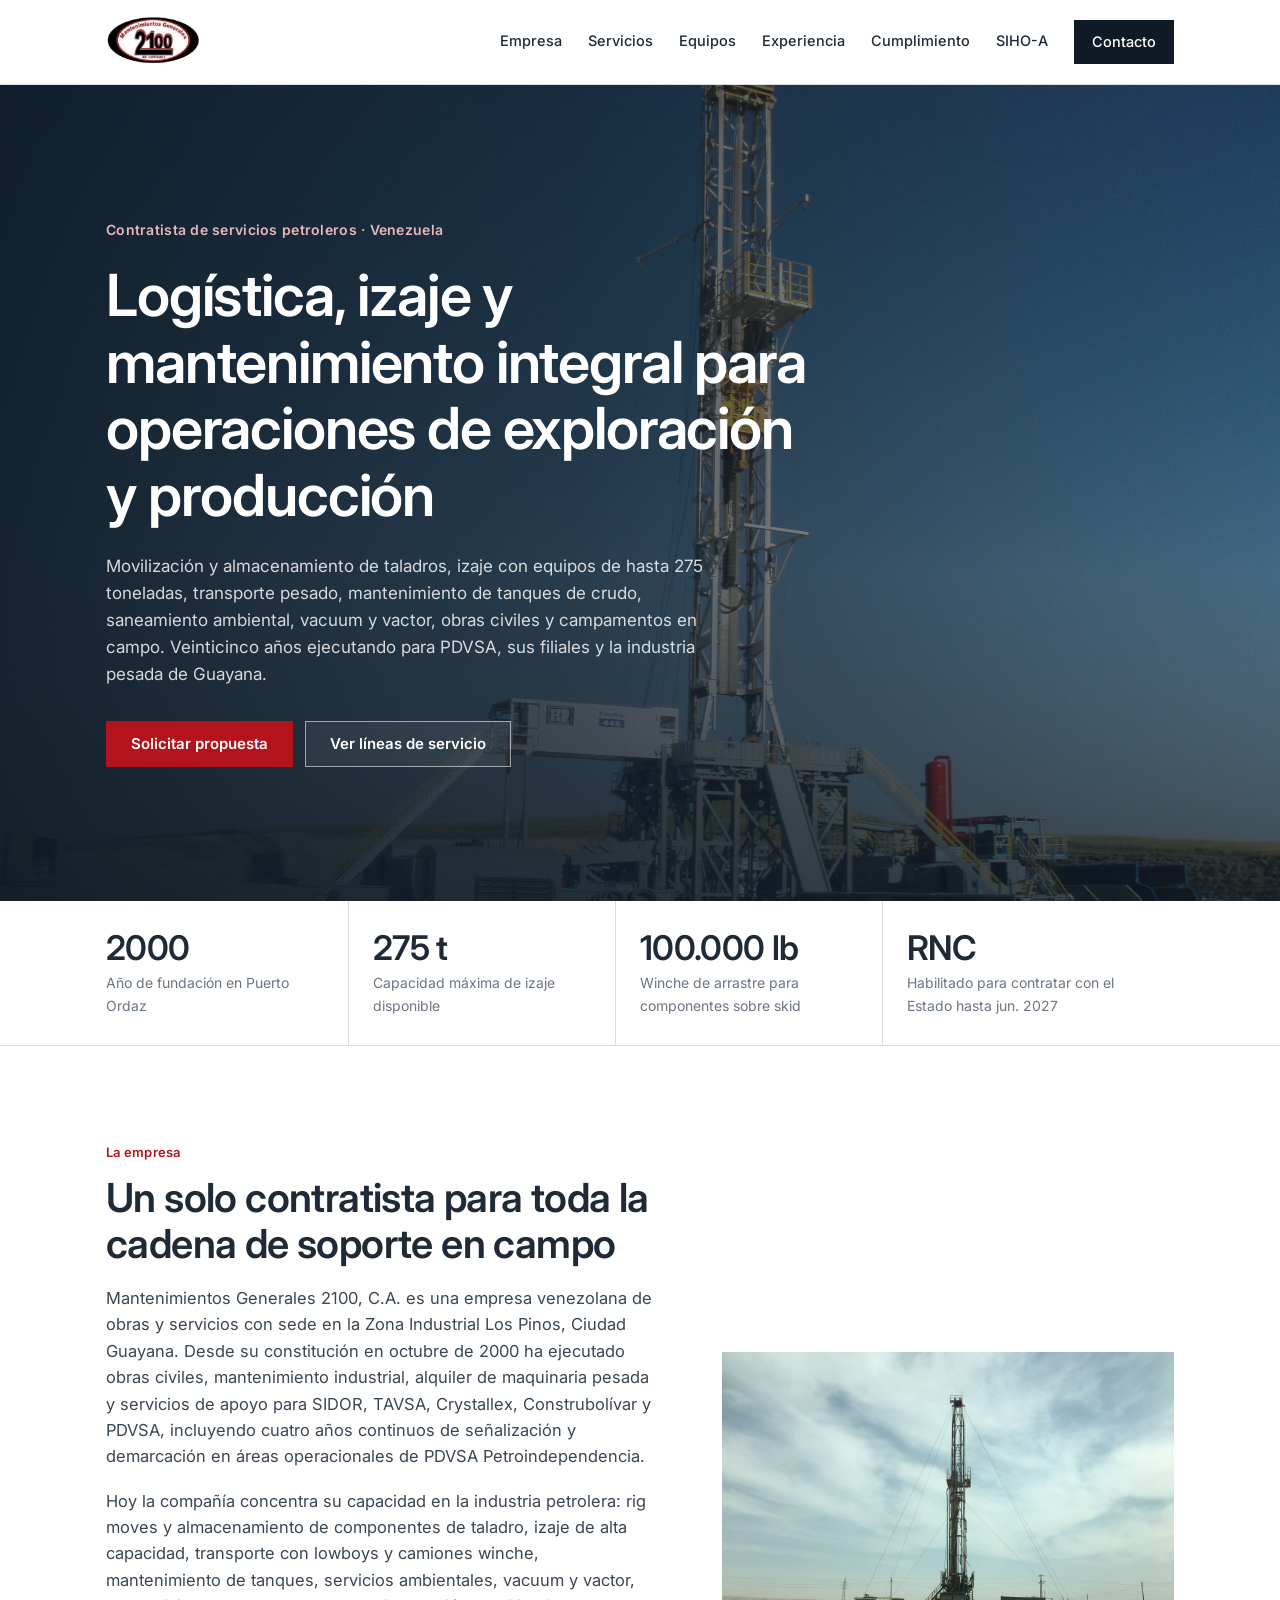
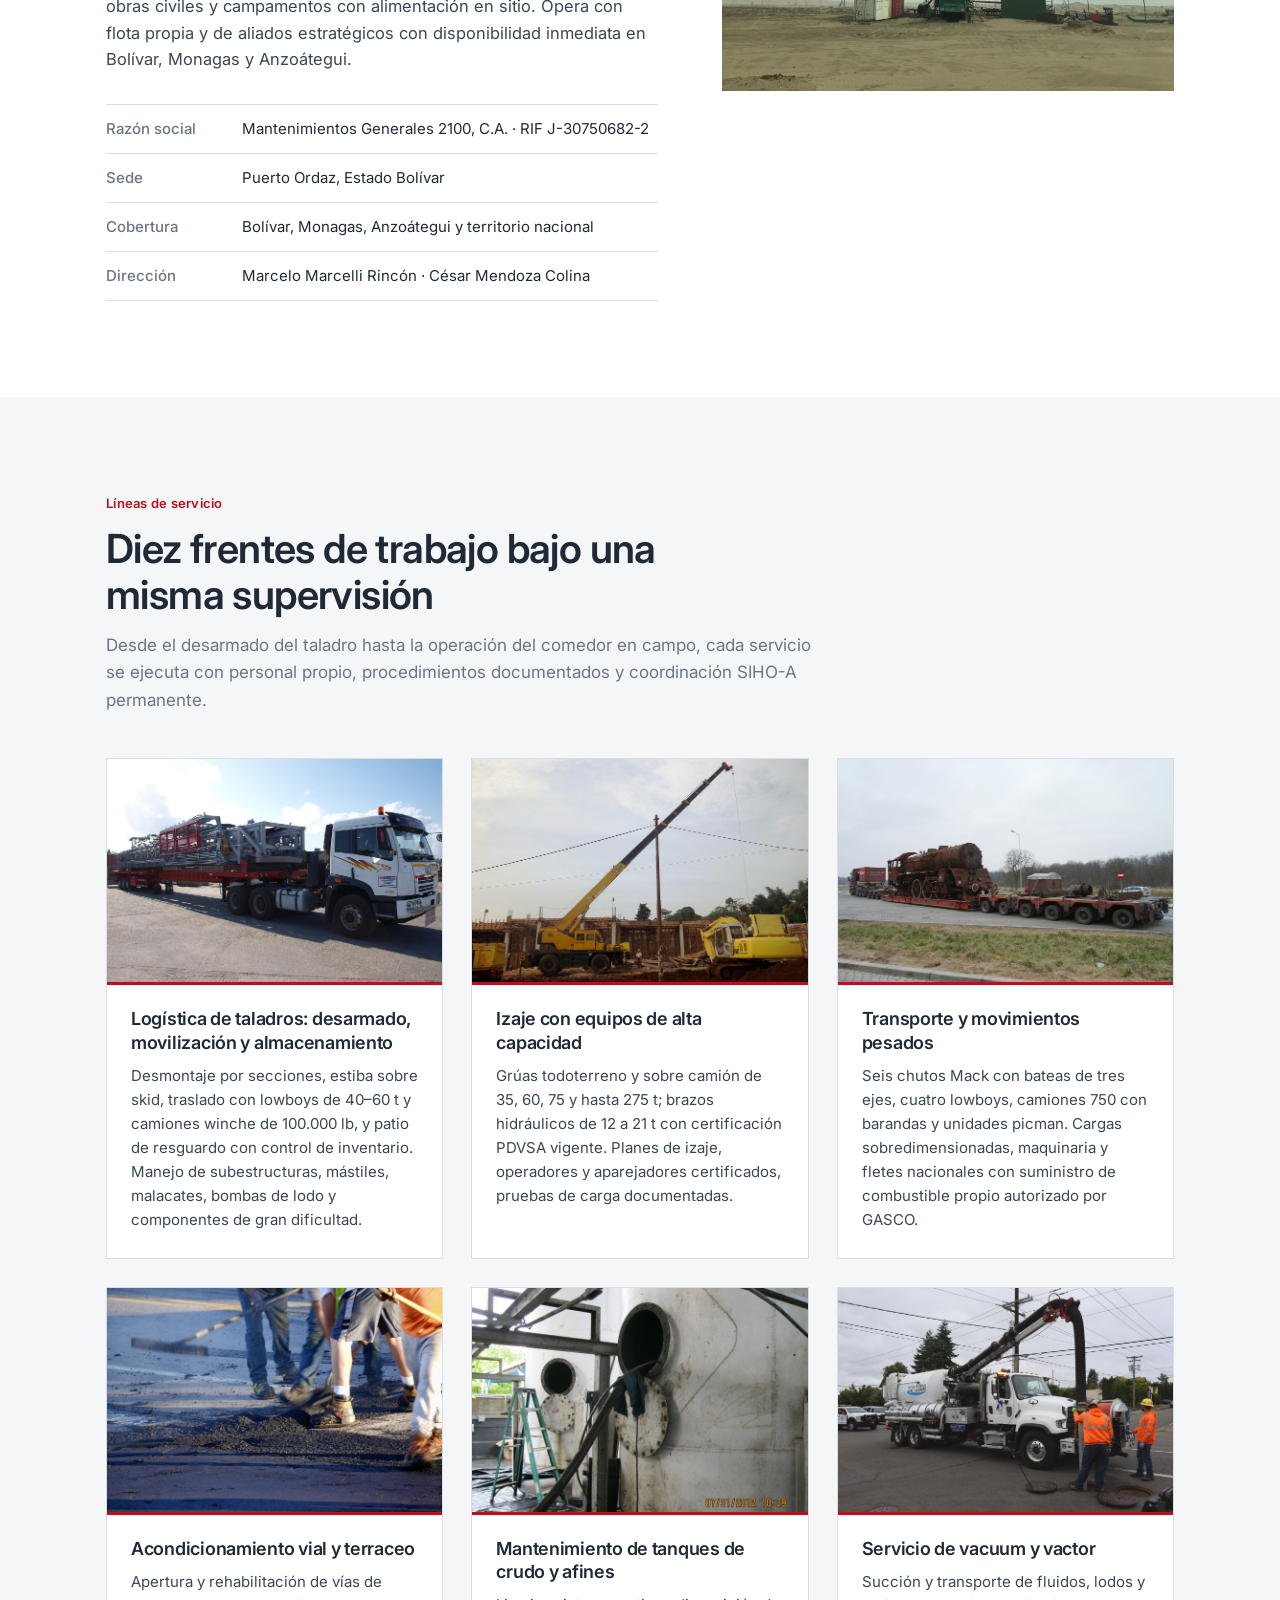
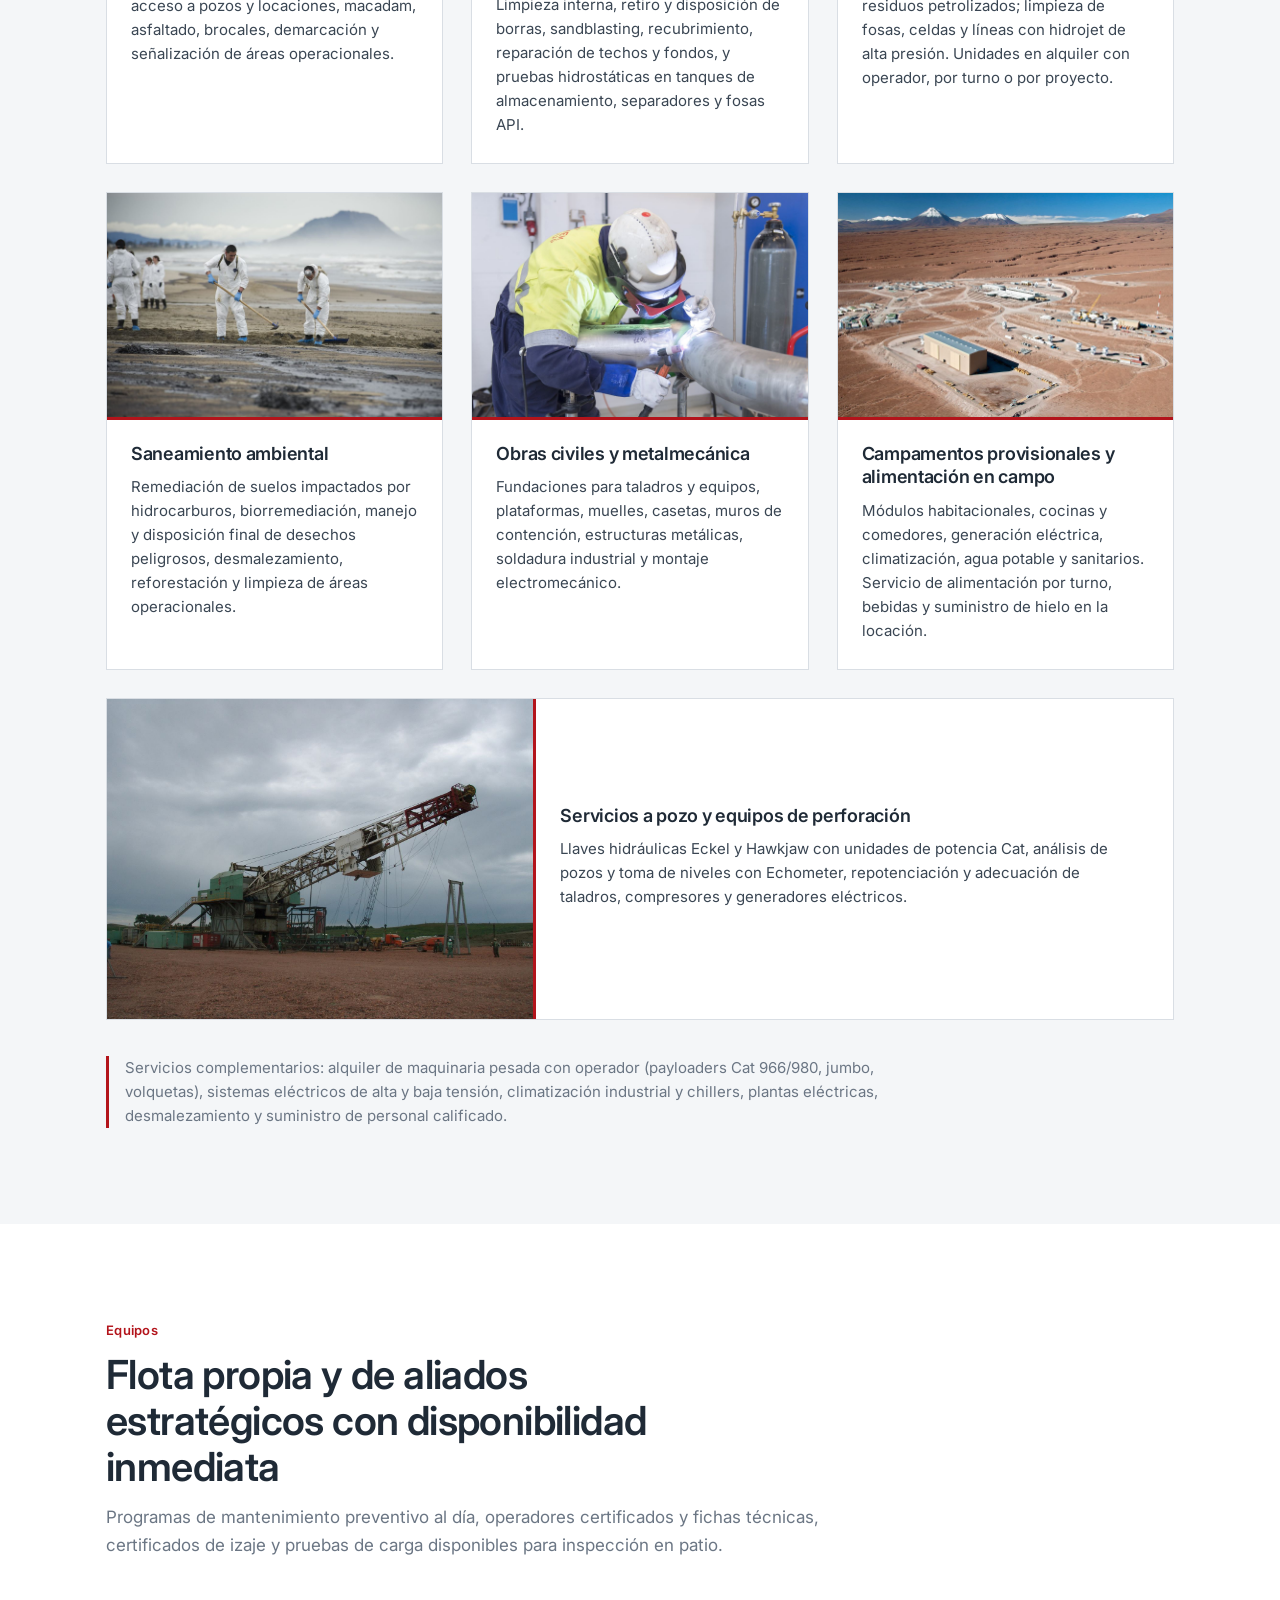
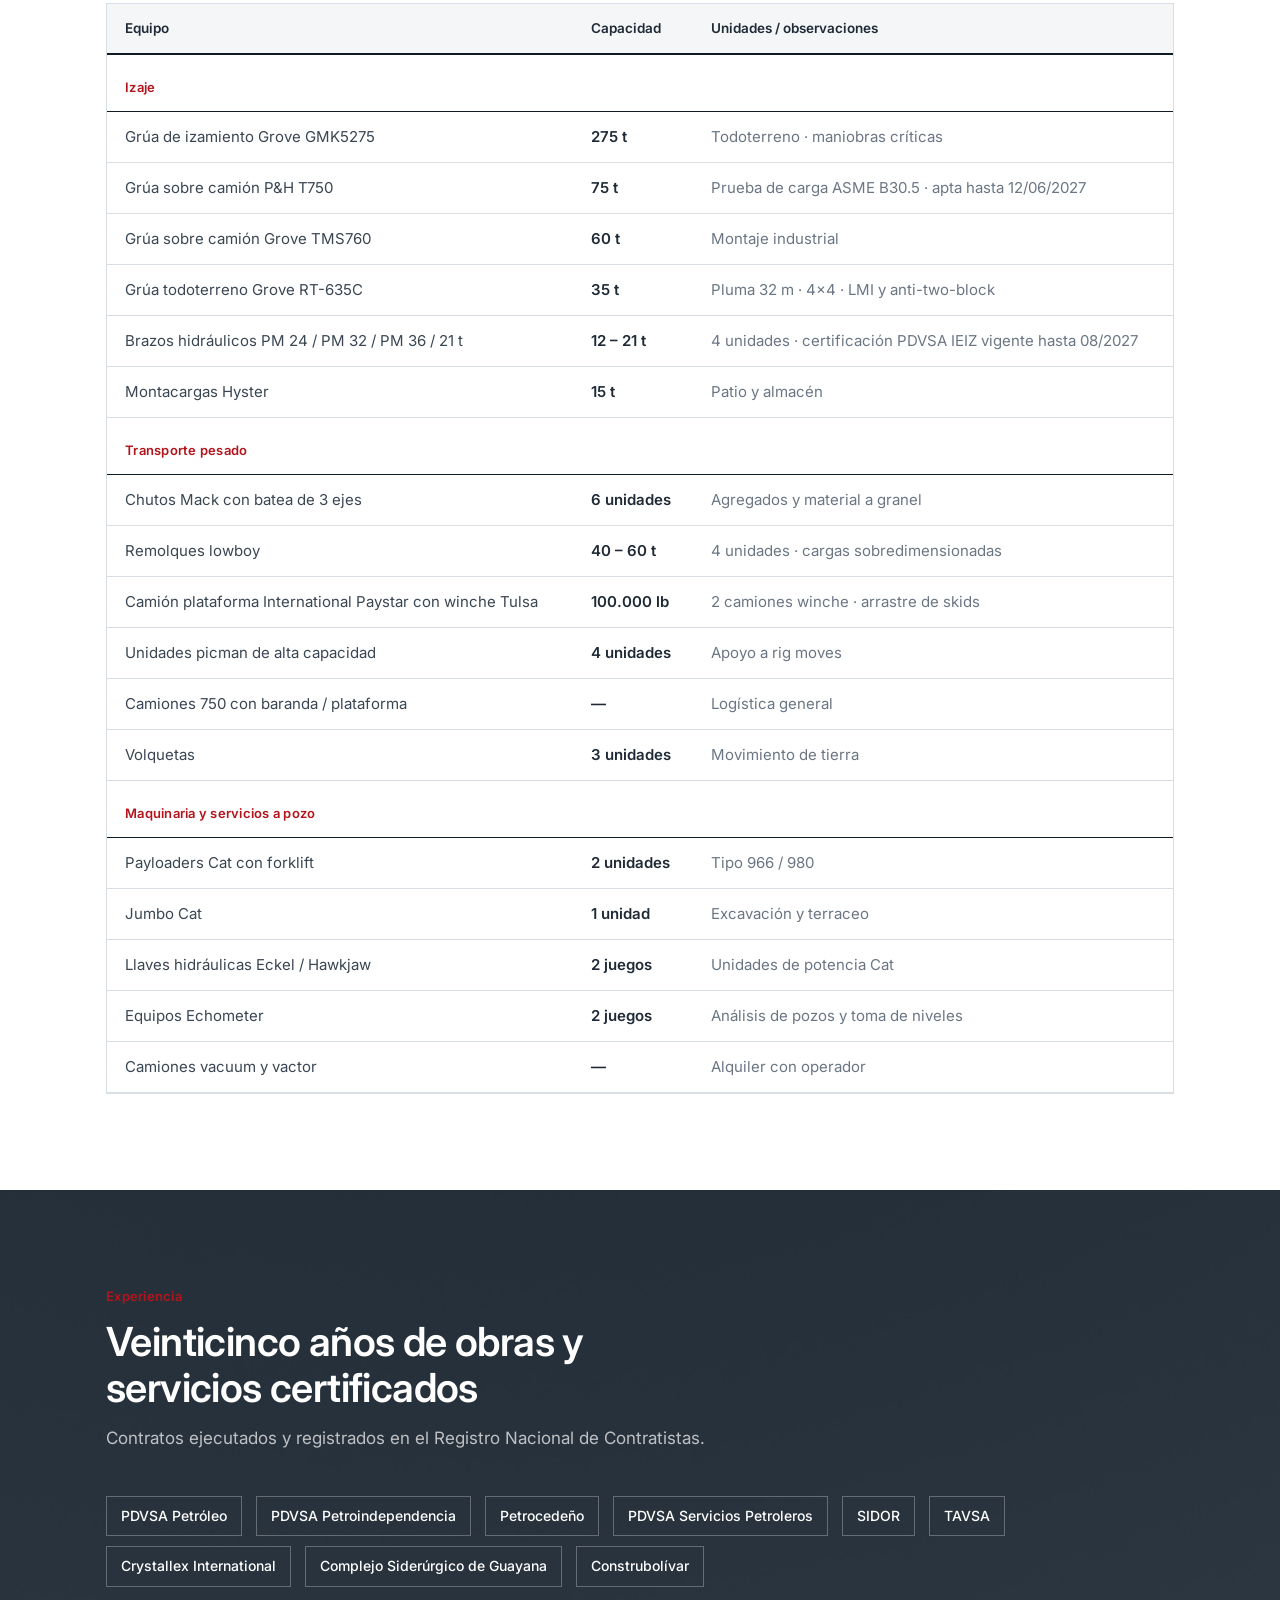
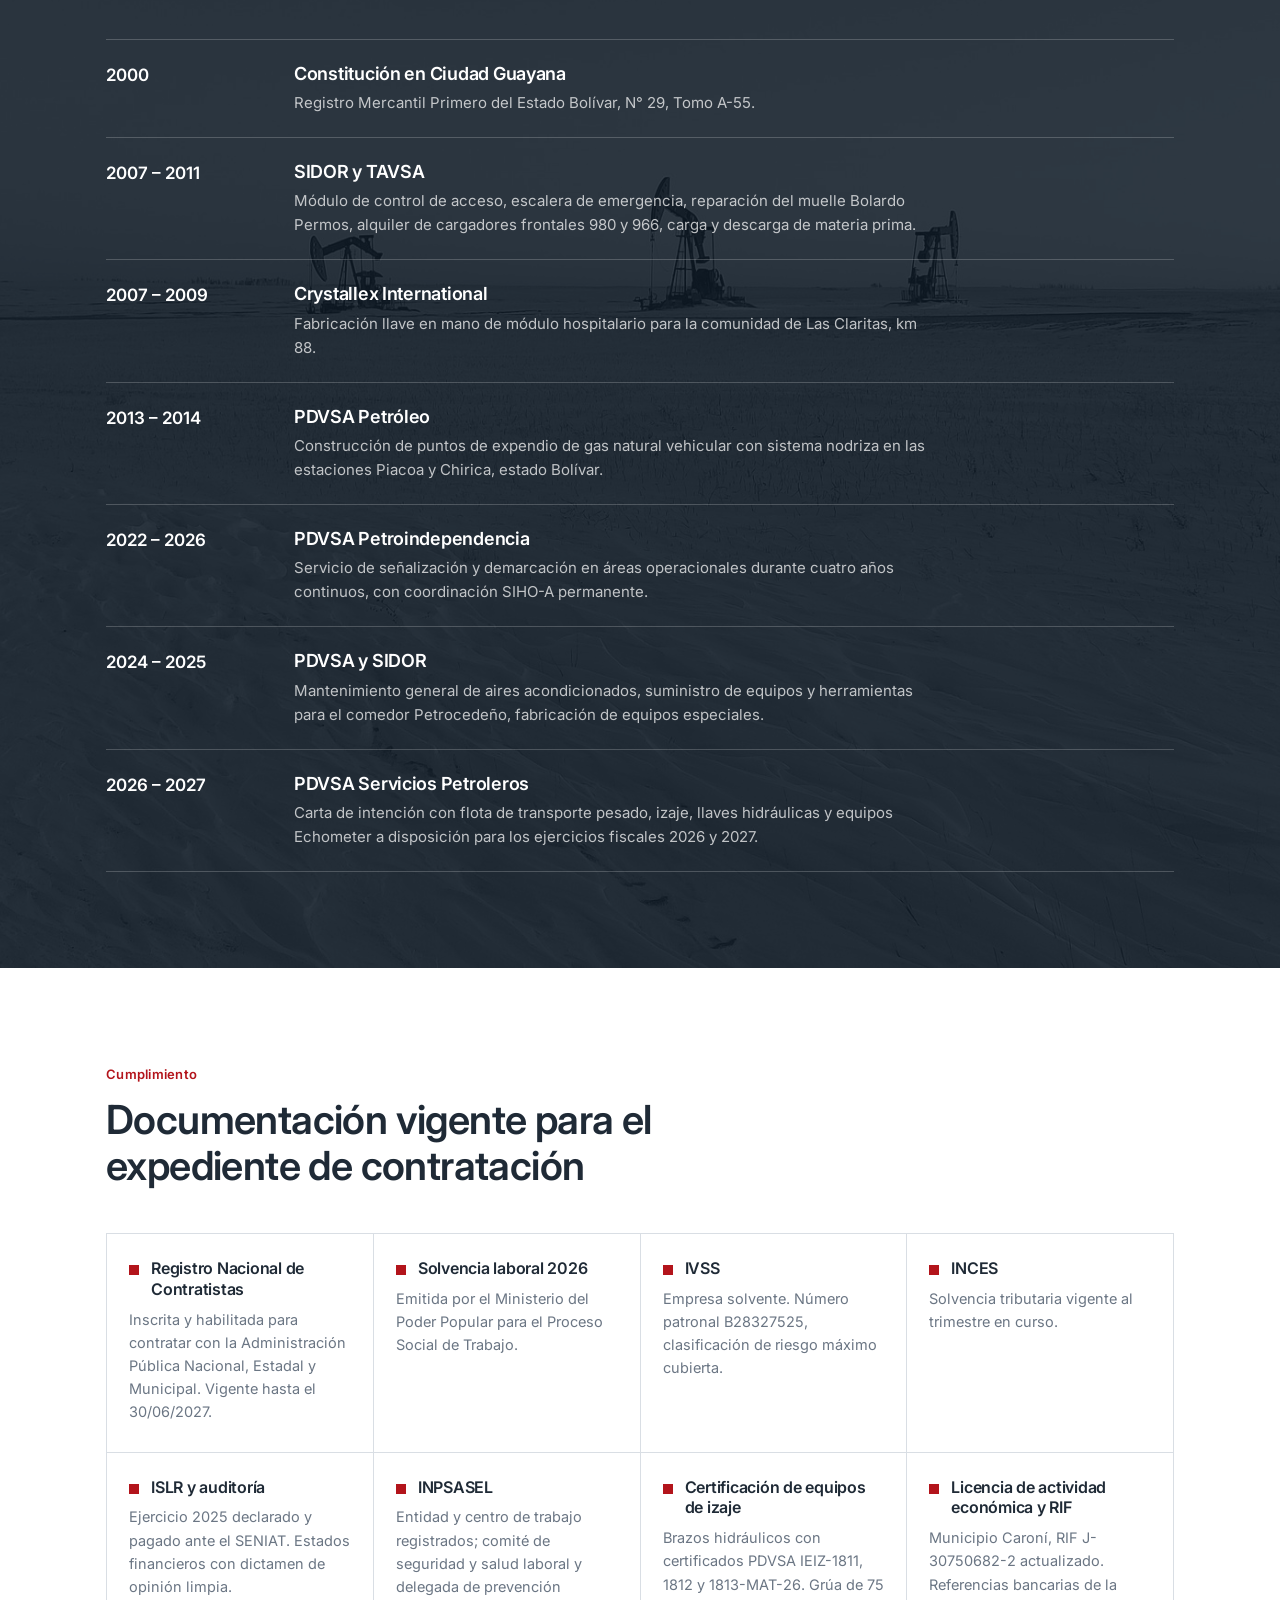
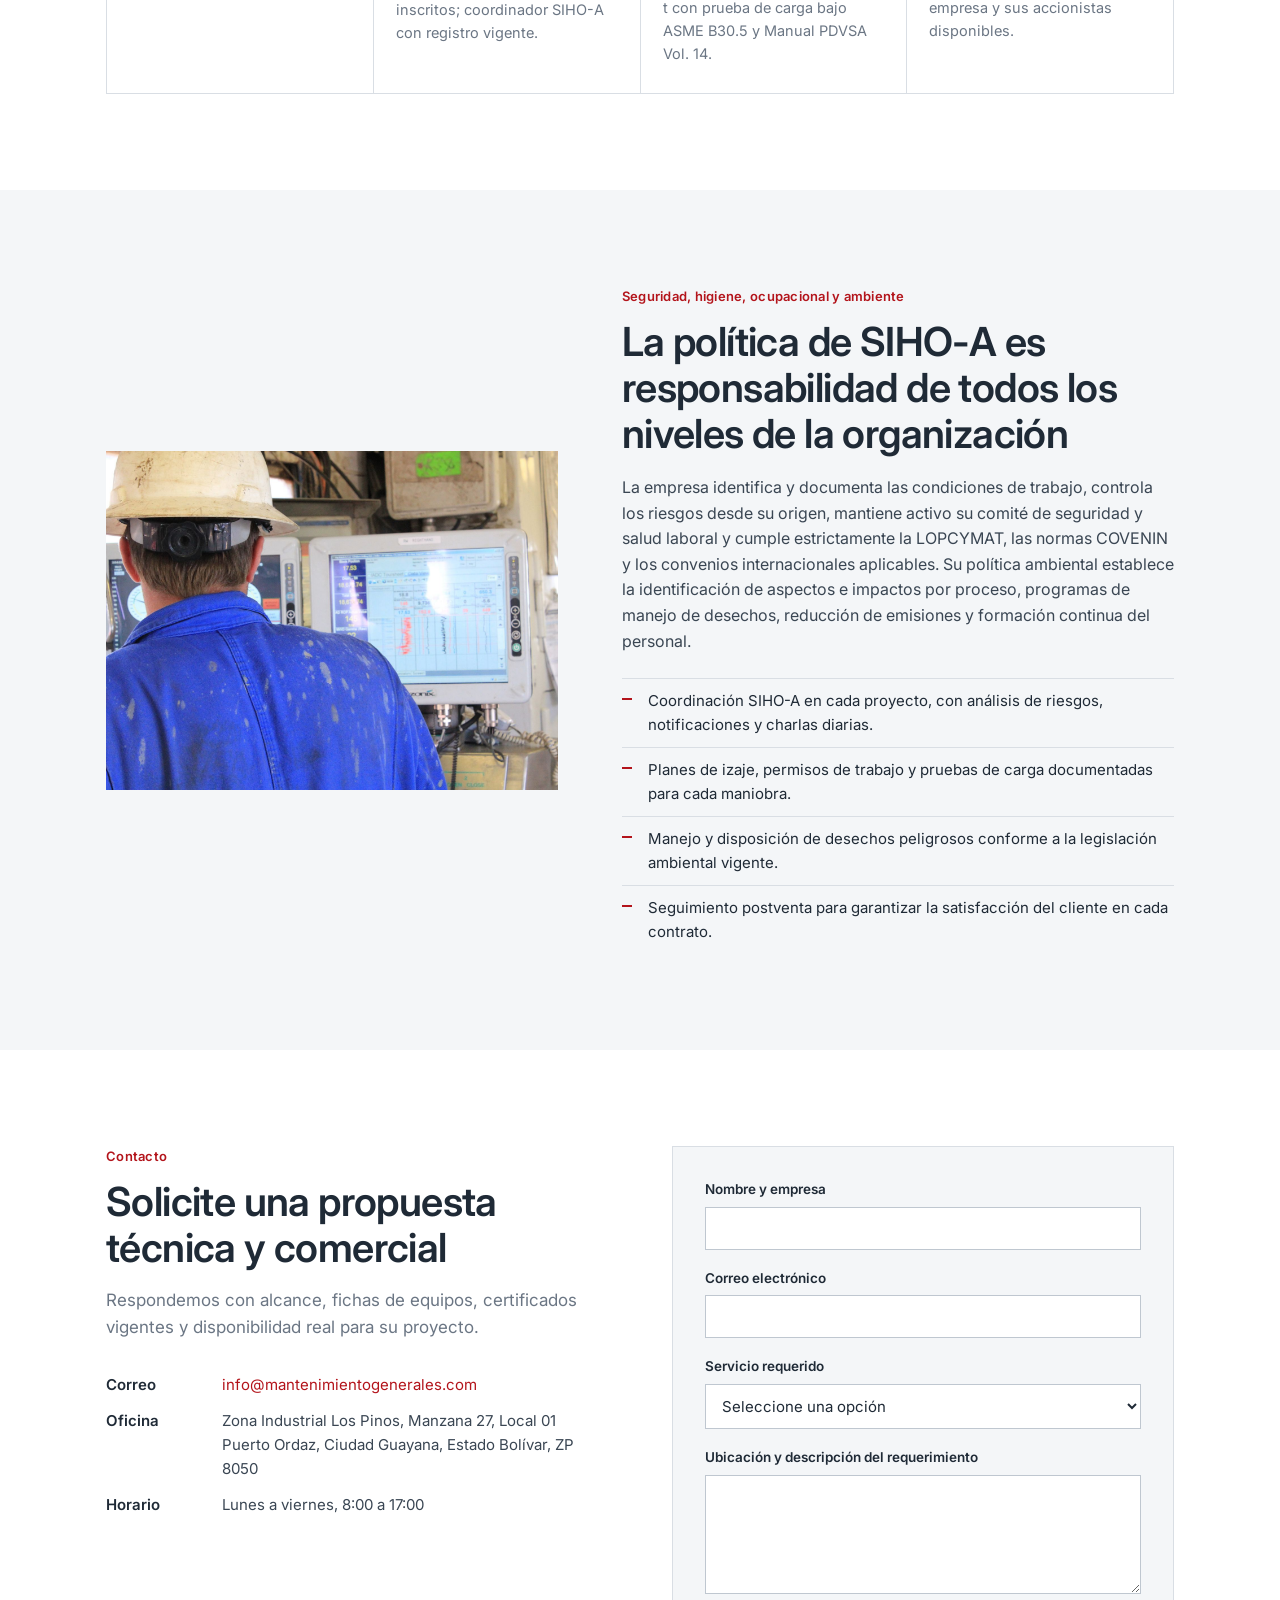
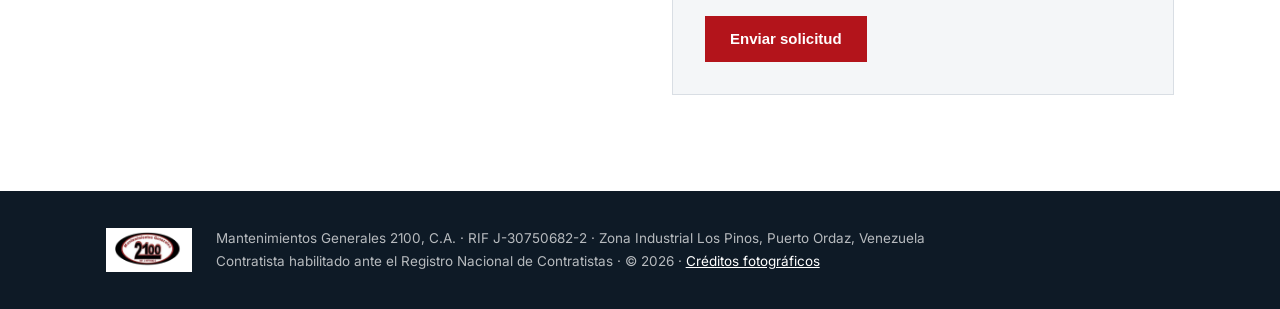
<file: index.html>
<!DOCTYPE html>
<html lang="es">
<head>
<meta charset="UTF-8">
<meta name="viewport" content="width=device-width, initial-scale=1.0">
<title>Mantenimientos Generales 2100, C.A. | Servicios integrales para la industria petrolera</title>
<meta name="description" content="Contratista petrolero con 25 años en Venezuela: movilización y almacenamiento de taladros, izaje hasta 275 t, transporte pesado, mantenimiento de tanques de crudo, vacuum y vactor, saneamiento ambiental, obras civiles y campamentos en campo. Habilitado en el RNC.">
<meta name="keywords" content="servicios petroleros Venezuela, movilización de taladros, rig move, izaje, grúas, lowboy, vacuum, vactor, tanques de crudo, saneamiento ambiental, obras civiles, campamentos, PDVSA, Puerto Ordaz, Monagas, Anzoátegui">
<link rel="canonical" href="https://mantenimientogenerales.com/">
<meta property="og:type" content="website">
<meta property="og:title" content="Mantenimientos Generales 2100, C.A.">
<meta property="og:description" content="Servicios integrales de logística, izaje y mantenimiento para la industria petrolera venezolana.">
<meta property="og:url" content="https://mantenimientogenerales.com/">
<meta property="og:image" content="https://mantenimientogenerales.com/assets/img/derrick.jpg">
<meta name="theme-color" content="#0E1A26">
<link rel="icon" type="image/png" href="assets/logo-512.png">
<link rel="preconnect" href="https://fonts.googleapis.com">
<link rel="preconnect" href="https://fonts.gstatic.com" crossorigin>
<link href="https://fonts.googleapis.com/css2?family=Inter:wght@400;500;600;700&display=swap" rel="stylesheet">
<link rel="stylesheet" href="css/styles.css">
<script type="application/ld+json">
{
  "@context": "https://schema.org",
  "@type": "Organization",
  "name": "Mantenimientos Generales 2100, C.A.",
  "url": "https://mantenimientogenerales.com/",
  "logo": "https://mantenimientogenerales.com/assets/logo-512.png",
  "foundingDate": "2000-10-27",
  "taxID": "J-30750682-2",
  "email": "info@mantenimientogenerales.com",
  "address": {
    "@type": "PostalAddress",
    "streetAddress": "Zona Industrial Los Pinos, Manzana 27, Local 01",
    "addressLocality": "Puerto Ordaz, Ciudad Guayana",
    "addressRegion": "Bolívar",
    "postalCode": "8050",
    "addressCountry": "VE"
  },
  "areaServed": ["Bolívar", "Monagas", "Anzoátegui", "Venezuela"]
}
</script>
</head>
<body>

<header class="topbar" id="inicio">
  <div class="wrap topbar__inner">
    <a class="brand" href="#inicio" aria-label="Mantenimientos Generales 2100 — inicio">
      <img src="assets/logo.png" alt="Mantenimientos Generales 2100" width="140" height="76">
    </a>
    <nav class="menu" aria-label="Principal">
      <a href="#empresa">Empresa</a>
      <a href="#servicios">Servicios</a>
      <a href="#equipos">Equipos</a>
      <a href="#experiencia">Experiencia</a>
      <a href="#cumplimiento">Cumplimiento</a>
      <a href="#hse">SIHO-A</a>
      <a href="#contacto" class="menu__cta">Contacto</a>
    </nav>
    <button class="menu-toggle" aria-label="Abrir menú" aria-expanded="false" aria-controls="menuMobile"><span></span><span></span><span></span></button>
  </div>
  <nav class="menu-mobile" id="menuMobile" hidden aria-label="Principal móvil">
    <a href="#empresa">Empresa</a>
    <a href="#servicios">Servicios</a>
    <a href="#equipos">Equipos</a>
    <a href="#experiencia">Experiencia</a>
    <a href="#cumplimiento">Cumplimiento</a>
    <a href="#hse">Seguridad, higiene y ambiente</a>
    <a href="#contacto">Contacto</a>
  </nav>
</header>

<!-- HERO -->
<section class="hero">
  <img class="hero__img" src="assets/img/derrick.jpg" alt="Taladro de perforación en locación terrestre" width="2400" height="1800" fetchpriority="high">
  <div class="hero__shade" aria-hidden="true"></div>
  <div class="wrap hero__body">
    <p class="hero__eyebrow">Contratista de servicios petroleros · Venezuela</p>
    <h1>Logística, izaje y mantenimiento integral para operaciones de exploración y producción</h1>
    <p class="hero__text">Movilización y almacenamiento de taladros, izaje con equipos de hasta 275 toneladas, transporte pesado, mantenimiento de tanques de crudo, saneamiento ambiental, vacuum y vactor, obras civiles y campamentos en campo. Veinticinco años ejecutando para PDVSA, sus filiales y la industria pesada de Guayana.</p>
    <div class="hero__actions">
      <a class="btn btn--primary" href="#contacto">Solicitar propuesta</a>
      <a class="btn btn--light" href="#servicios">Ver líneas de servicio</a>
    </div>
  </div>
</section>

<section class="kpis" aria-label="Cifras clave">
  <div class="wrap kpis__grid">
    <div><strong>2000</strong><span>Año de fundación en Puerto Ordaz</span></div>
    <div><strong>275 t</strong><span>Capacidad máxima de izaje disponible</span></div>
    <div><strong>100.000 lb</strong><span>Winche de arrastre para componentes sobre skid</span></div>
    <div><strong>RNC</strong><span>Habilitado para contratar con el Estado hasta jun. 2027</span></div>
  </div>
</section>

<!-- EMPRESA -->
<section class="about" id="empresa">
  <div class="wrap about__grid">
    <div class="about__text">
      <p class="eyebrow">La empresa</p>
      <h2>Un solo contratista para toda la cadena de soporte en campo</h2>
      <p>Mantenimientos Generales 2100, C.A. es una empresa venezolana de obras y servicios con sede en la Zona Industrial Los Pinos, Ciudad Guayana. Desde su constitución en octubre de 2000 ha ejecutado obras civiles, mantenimiento industrial, alquiler de maquinaria pesada y servicios de apoyo para SIDOR, TAVSA, Crystallex, Construbolívar y PDVSA, incluyendo cuatro años continuos de señalización y demarcación en áreas operacionales de PDVSA Petroindependencia.</p>
      <p>Hoy la compañía concentra su capacidad en la industria petrolera: rig moves y almacenamiento de componentes de taladro, izaje de alta capacidad, transporte con lowboys y camiones winche, mantenimiento de tanques, servicios ambientales, vacuum y vactor, obras civiles y campamentos con alimentación en sitio. Opera con flota propia y de aliados estratégicos con disponibilidad inmediata en Bolívar, Monagas y Anzoátegui.</p>
      <ul class="about__facts">
        <li><span>Razón social</span>Mantenimientos Generales 2100, C.A. · RIF J-30750682-2</li>
        <li><span>Sede</span>Puerto Ordaz, Estado Bolívar</li>
        <li><span>Cobertura</span>Bolívar, Monagas, Anzoátegui y territorio nacional</li>
        <li><span>Dirección</span>Marcelo Marcelli Rincón · César Mendoza Colina</li>
      </ul>
    </div>
    <figure class="about__figure">
      <img src="assets/img/hero.jpg" alt="Taladro de perforación terrestre en operación" loading="lazy" width="2400" height="1800">
    </figure>
  </div>
</section>

<!-- SERVICIOS -->
<section class="services" id="servicios">
  <div class="wrap">
    <div class="section-head">
      <p class="eyebrow">Líneas de servicio</p>
      <h2>Diez frentes de trabajo bajo una misma supervisión</h2>
      <p>Desde el desarmado del taladro hasta la operación del comedor en campo, cada servicio se ejecuta con personal propio, procedimientos documentados y coordinación SIHO-A permanente.</p>
    </div>

    <div class="cards">
      <article class="card">
        <img src="assets/img/rigmove.jpg" alt="Componentes de taladro sobre camión plataforma" loading="lazy" width="1400" height="1050">
        <div class="card__body">
          <h3>Logística de taladros: desarmado, movilización y almacenamiento</h3>
          <p>Desmontaje por secciones, estiba sobre skid, traslado con lowboys de 40–60 t y camiones winche de 100.000 lb, y patio de resguardo con control de inventario. Manejo de subestructuras, mástiles, malacates, bombas de lodo y componentes de gran dificultad.</p>
        </div>
      </article>
      <article class="card">
        <img src="assets/img/crane.jpg" alt="Grúa móvil en maniobra de izaje" loading="lazy" width="1400" height="1050">
        <div class="card__body">
          <h3>Izaje con equipos de alta capacidad</h3>
          <p>Grúas todoterreno y sobre camión de 35, 60, 75 y hasta 275 t; brazos hidráulicos de 12 a 21 t con certificación PDVSA vigente. Planes de izaje, operadores y aparejadores certificados, pruebas de carga documentadas.</p>
        </div>
      </article>
      <article class="card">
        <img src="assets/img/lowboy.jpg" alt="Carga sobredimensionada sobre remolque multieje" loading="lazy" width="1400" height="1050">
        <div class="card__body">
          <h3>Transporte y movimientos pesados</h3>
          <p>Seis chutos Mack con bateas de tres ejes, cuatro lowboys, camiones 750 con barandas y unidades picman. Cargas sobredimensionadas, maquinaria y fletes nacionales con suministro de combustible propio autorizado por GASCO.</p>
        </div>
      </article>
      <article class="card">
        <img src="assets/img/road.jpg" alt="Cuadrilla en trabajos de asfaltado" loading="lazy" width="1400" height="933">
        <div class="card__body">
          <h3>Acondicionamiento vial y terraceo</h3>
          <p>Apertura y rehabilitación de vías de acceso a pozos y locaciones, macadam, asfaltado, brocales, demarcación y señalización de áreas operacionales.</p>
        </div>
      </article>
      <article class="card">
        <img src="assets/img/tankclean.jpg" alt="Limpieza interna de tanque de almacenamiento" loading="lazy" width="1400" height="945">
        <div class="card__body">
          <h3>Mantenimiento de tanques de crudo y afines</h3>
          <p>Limpieza interna, retiro y disposición de borras, sandblasting, recubrimiento, reparación de techos y fondos, y pruebas hidrostáticas en tanques de almacenamiento, separadores y fosas API.</p>
        </div>
      </article>
      <article class="card">
        <img src="assets/img/vactor.jpg" alt="Camión vactor en operación con cuadrilla" loading="lazy" width="1400" height="933">
        <div class="card__body">
          <h3>Servicio de vacuum y vactor</h3>
          <p>Succión y transporte de fluidos, lodos y residuos petrolizados; limpieza de fosas, celdas y líneas con hidrojet de alta presión. Unidades en alquiler con operador, por turno o por proyecto.</p>
        </div>
      </article>
      <article class="card">
        <img src="assets/img/env.jpg" alt="Personal en labores de saneamiento ambiental" loading="lazy" width="1400" height="933">
        <div class="card__body">
          <h3>Saneamiento ambiental</h3>
          <p>Remediación de suelos impactados por hidrocarburos, biorremediación, manejo y disposición final de desechos peligrosos, desmalezamiento, reforestación y limpieza de áreas operacionales.</p>
        </div>
      </article>
      <article class="card">
        <img src="assets/img/weld.jpg" alt="Soldador trabajando sobre tubería" loading="lazy" width="1400" height="960">
        <div class="card__body">
          <h3>Obras civiles y metalmecánica</h3>
          <p>Fundaciones para taladros y equipos, plataformas, muelles, casetas, muros de contención, estructuras metálicas, soldadura industrial y montaje electromecánico.</p>
        </div>
      </article>
      <article class="card">
        <img src="assets/img/camp.jpg" alt="Campamento modular en zona remota" loading="lazy" width="1400" height="901">
        <div class="card__body">
          <h3>Campamentos provisionales y alimentación en campo</h3>
          <p>Módulos habitacionales, cocinas y comedores, generación eléctrica, climatización, agua potable y sanitarios. Servicio de alimentación por turno, bebidas y suministro de hielo en la locación.</p>
        </div>
      </article>
      <article class="card card--wide">
        <img src="assets/img/workover.jpg" alt="Equipo de reacondicionamiento de pozos" loading="lazy" width="1400" height="1050">
        <div class="card__body">
          <h3>Servicios a pozo y equipos de perforación</h3>
          <p>Llaves hidráulicas Eckel y Hawkjaw con unidades de potencia Cat, análisis de pozos y toma de niveles con Echometer, repotenciación y adecuación de taladros, compresores y generadores eléctricos.</p>
        </div>
      </article>
    </div>

    <p class="services__note">Servicios complementarios: alquiler de maquinaria pesada con operador (payloaders Cat 966/980, jumbo, volquetas), sistemas eléctricos de alta y baja tensión, climatización industrial y chillers, plantas eléctricas, desmalezamiento y suministro de personal calificado.</p>
  </div>
</section>

<!-- EQUIPOS -->
<section class="fleet" id="equipos">
  <div class="wrap">
    <div class="section-head">
      <p class="eyebrow">Equipos</p>
      <h2>Flota propia y de aliados estratégicos con disponibilidad inmediata</h2>
      <p>Programas de mantenimiento preventivo al día, operadores certificados y fichas técnicas, certificados de izaje y pruebas de carga disponibles para inspección en patio.</p>
    </div>
    <div class="table-wrap">
      <table class="fleet__table">
        <thead><tr><th>Equipo</th><th>Capacidad</th><th>Unidades / observaciones</th></tr></thead>
        <tbody>
          <tr class="group"><td colspan="3">Izaje</td></tr>
          <tr><td>Grúa de izamiento Grove GMK5275</td><td>275 t</td><td>Todoterreno · maniobras críticas</td></tr>
          <tr><td>Grúa sobre camión P&amp;H T750</td><td>75 t</td><td>Prueba de carga ASME B30.5 · apta hasta 12/06/2027</td></tr>
          <tr><td>Grúa sobre camión Grove TMS760</td><td>60 t</td><td>Montaje industrial</td></tr>
          <tr><td>Grúa todoterreno Grove RT-635C</td><td>35 t</td><td>Pluma 32 m · 4×4 · LMI y anti-two-block</td></tr>
          <tr><td>Brazos hidráulicos PM 24 / PM 32 / PM 36 / 21 t</td><td>12 – 21 t</td><td>4 unidades · certificación PDVSA IEIZ vigente hasta 08/2027</td></tr>
          <tr><td>Montacargas Hyster</td><td>15 t</td><td>Patio y almacén</td></tr>
          <tr class="group"><td colspan="3">Transporte pesado</td></tr>
          <tr><td>Chutos Mack con batea de 3 ejes</td><td>6 unidades</td><td>Agregados y material a granel</td></tr>
          <tr><td>Remolques lowboy</td><td>40 – 60 t</td><td>4 unidades · cargas sobredimensionadas</td></tr>
          <tr><td>Camión plataforma International Paystar con winche Tulsa</td><td>100.000 lb</td><td>2 camiones winche · arrastre de skids</td></tr>
          <tr><td>Unidades picman de alta capacidad</td><td>4 unidades</td><td>Apoyo a rig moves</td></tr>
          <tr><td>Camiones 750 con baranda / plataforma</td><td>—</td><td>Logística general</td></tr>
          <tr><td>Volquetas</td><td>3 unidades</td><td>Movimiento de tierra</td></tr>
          <tr class="group"><td colspan="3">Maquinaria y servicios a pozo</td></tr>
          <tr><td>Payloaders Cat con forklift</td><td>2 unidades</td><td>Tipo 966 / 980</td></tr>
          <tr><td>Jumbo Cat</td><td>1 unidad</td><td>Excavación y terraceo</td></tr>
          <tr><td>Llaves hidráulicas Eckel / Hawkjaw</td><td>2 juegos</td><td>Unidades de potencia Cat</td></tr>
          <tr><td>Equipos Echometer</td><td>2 juegos</td><td>Análisis de pozos y toma de niveles</td></tr>
          <tr><td>Camiones vacuum y vactor</td><td>—</td><td>Alquiler con operador</td></tr>
        </tbody>
      </table>
    </div>
  </div>
</section>

<!-- EXPERIENCIA -->
<section class="track" id="experiencia">
  <img class="track__bg" src="assets/img/pumpjacks.jpg" alt="" aria-hidden="true" loading="lazy" width="2000" height="1500">
  <div class="wrap track__inner">
    <div class="section-head section-head--light">
      <p class="eyebrow">Experiencia</p>
      <h2>Veinticinco años de obras y servicios certificados</h2>
      <p>Contratos ejecutados y registrados en el Registro Nacional de Contratistas.</p>
    </div>
    <div class="track__clients">
      <span>PDVSA Petróleo</span><span>PDVSA Petroindependencia</span><span>Petrocedeño</span><span>PDVSA Servicios Petroleros</span><span>SIDOR</span><span>TAVSA</span><span>Crystallex International</span><span>Complejo Siderúrgico de Guayana</span><span>Construbolívar</span>
    </div>
    <ol class="timeline">
      <li><time>2000</time><div><h3>Constitución en Ciudad Guayana</h3><p>Registro Mercantil Primero del Estado Bolívar, N° 29, Tomo A-55.</p></div></li>
      <li><time>2007 – 2011</time><div><h3>SIDOR y TAVSA</h3><p>Módulo de control de acceso, escalera de emergencia, reparación del muelle Bolardo Permos, alquiler de cargadores frontales 980 y 966, carga y descarga de materia prima.</p></div></li>
      <li><time>2007 – 2009</time><div><h3>Crystallex International</h3><p>Fabricación llave en mano de módulo hospitalario para la comunidad de Las Claritas, km 88.</p></div></li>
      <li><time>2013 – 2014</time><div><h3>PDVSA Petróleo</h3><p>Construcción de puntos de expendio de gas natural vehicular con sistema nodriza en las estaciones Piacoa y Chirica, estado Bolívar.</p></div></li>
      <li><time>2022 – 2026</time><div><h3>PDVSA Petroindependencia</h3><p>Servicio de señalización y demarcación en áreas operacionales durante cuatro años continuos, con coordinación SIHO-A permanente.</p></div></li>
      <li><time>2024 – 2025</time><div><h3>PDVSA y SIDOR</h3><p>Mantenimiento general de aires acondicionados, suministro de equipos y herramientas para el comedor Petrocedeño, fabricación de equipos especiales.</p></div></li>
      <li><time>2026 – 2027</time><div><h3>PDVSA Servicios Petroleros</h3><p>Carta de intención con flota de transporte pesado, izaje, llaves hidráulicas y equipos Echometer a disposición para los ejercicios fiscales 2026 y 2027.</p></div></li>
    </ol>
  </div>
</section>

<!-- CUMPLIMIENTO -->
<section class="compliance" id="cumplimiento">
  <div class="wrap">
    <div class="section-head">
      <p class="eyebrow">Cumplimiento</p>
      <h2>Documentación vigente para el expediente de contratación</h2>
    </div>
    <div class="compliance__grid">
      <div><h3>Registro Nacional de Contratistas</h3><p>Inscrita y habilitada para contratar con la Administración Pública Nacional, Estadal y Municipal. Vigente hasta el 30/06/2027.</p></div>
      <div><h3>Solvencia laboral 2026</h3><p>Emitida por el Ministerio del Poder Popular para el Proceso Social de Trabajo.</p></div>
      <div><h3>IVSS</h3><p>Empresa solvente. Número patronal B28327525, clasificación de riesgo máximo cubierta.</p></div>
      <div><h3>INCES</h3><p>Solvencia tributaria vigente al trimestre en curso.</p></div>
      <div><h3>ISLR y auditoría</h3><p>Ejercicio 2025 declarado y pagado ante el SENIAT. Estados financieros con dictamen de opinión limpia.</p></div>
      <div><h3>INPSASEL</h3><p>Entidad y centro de trabajo registrados; comité de seguridad y salud laboral y delegada de prevención inscritos; coordinador SIHO-A con registro vigente.</p></div>
      <div><h3>Certificación de equipos de izaje</h3><p>Brazos hidráulicos con certificados PDVSA IEIZ-1811, 1812 y 1813-MAT-26. Grúa de 75 t con prueba de carga bajo ASME B30.5 y Manual PDVSA Vol. 14.</p></div>
      <div><h3>Licencia de actividad económica y RIF</h3><p>Municipio Caroní, RIF J-30750682-2 actualizado. Referencias bancarias de la empresa y sus accionistas disponibles.</p></div>
    </div>
  </div>
</section>

<!-- HSE -->
<section class="hse" id="hse">
  <div class="wrap hse__grid">
    <figure class="hse__figure">
      <img src="assets/img/worker.jpg" alt="Operador supervisando parámetros en cabina" loading="lazy" width="1800" height="1200">
    </figure>
    <div class="hse__text">
      <p class="eyebrow">Seguridad, higiene, ocupacional y ambiente</p>
      <h2>La política de SIHO-A es responsabilidad de todos los niveles de la organización</h2>
      <p>La empresa identifica y documenta las condiciones de trabajo, controla los riesgos desde su origen, mantiene activo su comité de seguridad y salud laboral y cumple estrictamente la LOPCYMAT, las normas COVENIN y los convenios internacionales aplicables. Su política ambiental establece la identificación de aspectos e impactos por proceso, programas de manejo de desechos, reducción de emisiones y formación continua del personal.</p>
      <ul class="hse__list">
        <li>Coordinación SIHO-A en cada proyecto, con análisis de riesgos, notificaciones y charlas diarias.</li>
        <li>Planes de izaje, permisos de trabajo y pruebas de carga documentadas para cada maniobra.</li>
        <li>Manejo y disposición de desechos peligrosos conforme a la legislación ambiental vigente.</li>
        <li>Seguimiento postventa para garantizar la satisfacción del cliente en cada contrato.</li>
      </ul>
    </div>
  </div>
</section>

<!-- CONTACTO -->
<section class="contact" id="contacto">
  <div class="wrap contact__grid">
    <div class="contact__text">
      <p class="eyebrow">Contacto</p>
      <h2>Solicite una propuesta técnica y comercial</h2>
      <p>Respondemos con alcance, fichas de equipos, certificados vigentes y disponibilidad real para su proyecto.</p>
      <dl class="contact__data">
        <dt>Correo</dt><dd><a href="mailto:info@mantenimientogenerales.com">info@mantenimientogenerales.com</a></dd>
        <dt>Oficina</dt><dd>Zona Industrial Los Pinos, Manzana 27, Local 01<br>Puerto Ordaz, Ciudad Guayana, Estado Bolívar, ZP 8050</dd>
        <dt>Horario</dt><dd>Lunes a viernes, 8:00 a 17:00</dd>
      </dl>
    </div>
    <form class="contact__form" action="https://formsubmit.co/info@mantenimientogenerales.com" method="POST">
      <input type="hidden" name="_subject" value="Solicitud de propuesta — mantenimientogenerales.com">
      <input type="hidden" name="_captcha" value="false">
      <input type="text" name="_honey" style="display:none" tabindex="-1" autocomplete="off">
      <div class="field"><label for="f-nombre">Nombre y empresa</label><input id="f-nombre" type="text" name="nombre" required autocomplete="organization"></div>
      <div class="field"><label for="f-correo">Correo electrónico</label><input id="f-correo" type="email" name="correo" required autocomplete="email"></div>
      <div class="field"><label for="f-servicio">Servicio requerido</label>
        <select id="f-servicio" name="servicio" required>
          <option value="" disabled selected>Seleccione una opción</option>
          <option>Logística y movilización de taladros</option>
          <option>Izaje de alta capacidad</option>
          <option>Transporte y movimientos pesados</option>
          <option>Acondicionamiento vial</option>
          <option>Mantenimiento de tanques</option>
          <option>Vacuum / vactor</option>
          <option>Saneamiento ambiental</option>
          <option>Obras civiles y metalmecánica</option>
          <option>Campamentos y alimentación en campo</option>
          <option>Servicios a pozo</option>
          <option>Otro</option>
        </select>
      </div>
      <div class="field"><label for="f-desc">Ubicación y descripción del requerimiento</label><textarea id="f-desc" name="descripcion" rows="5" required></textarea></div>
      <button type="submit" class="btn btn--primary">Enviar solicitud</button>
    </form>
  </div>
</section>

<footer class="footer">
  <div class="wrap footer__inner">
    <img src="assets/logo.png" alt="" width="110" height="60">
    <div>
      <p>Mantenimientos Generales 2100, C.A. · RIF J-30750682-2 · Zona Industrial Los Pinos, Puerto Ordaz, Venezuela</p>
      <p>Contratista habilitado ante el Registro Nacional de Contratistas · © <span id="year">2026</span> · <a href="creditos.html">Créditos fotográficos</a></p>
    </div>
  </div>
</footer>

<script src="js/main.js"></script>
</body>
</html>
</file>
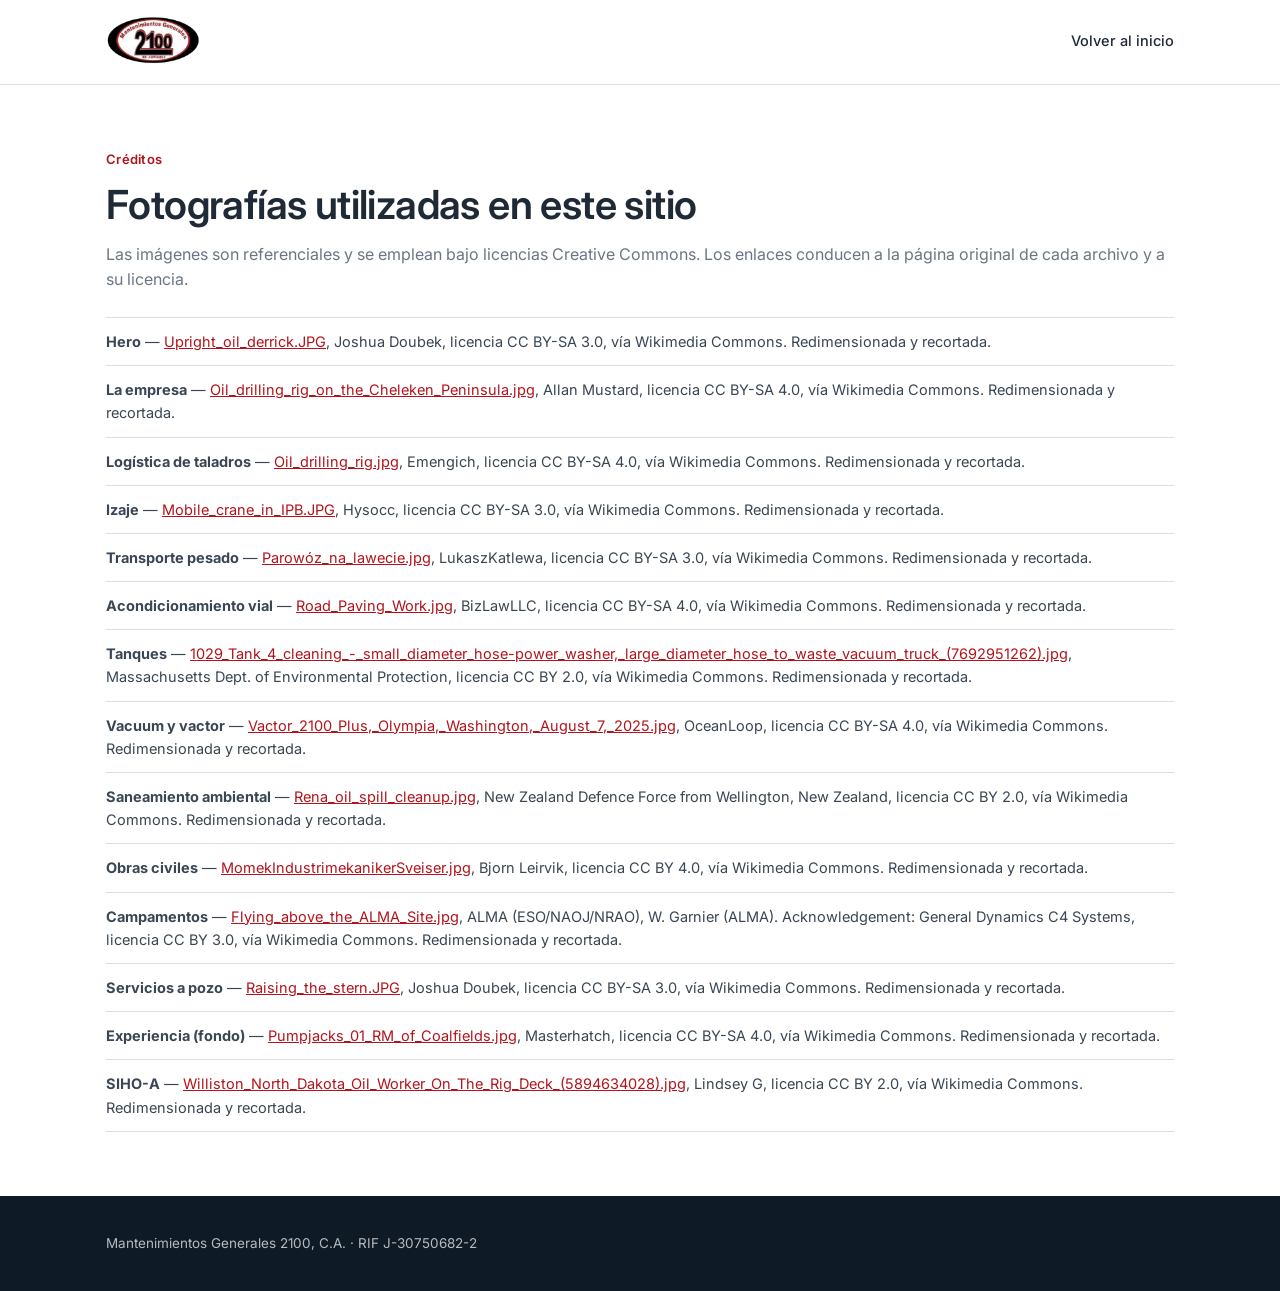
<file: creditos.html>
<!DOCTYPE html>
<html lang="es"><head><meta charset="UTF-8"><meta name="viewport" content="width=device-width, initial-scale=1.0">
<title>Créditos fotográficos | Mantenimientos Generales 2100, C.A.</title><meta name="robots" content="noindex">
<link rel="icon" type="image/png" href="assets/logo-512.png">
<link href="https://fonts.googleapis.com/css2?family=Inter:wght@400;500;600&display=swap" rel="stylesheet">
<link rel="stylesheet" href="css/styles.css"></head><body>
<header class="topbar"><div class="wrap topbar__inner"><a class="brand" href="index.html"><img src="assets/logo.png" alt="Mantenimientos Generales 2100" width="140" height="76"></a><nav class="menu"><a href="index.html">Volver al inicio</a></nav></div></header>
<main class="credits"><div class="wrap"><p class="eyebrow">Créditos</p><h2>Fotografías utilizadas en este sitio</h2>
<p style="margin-top:14px;color:var(--muted)">Las imágenes son referenciales y se emplean bajo licencias Creative Commons. Los enlaces conducen a la página original de cada archivo y a su licencia.</p>
<ul><li><strong>Hero</strong> — <a href="https://commons.wikimedia.org/wiki/File:Upright_oil_derrick.JPG" rel="noopener">Upright_oil_derrick.JPG</a>, Joshua Doubek, licencia CC BY-SA 3.0, vía Wikimedia Commons. Redimensionada y recortada.</li><li><strong>La empresa</strong> — <a href="https://commons.wikimedia.org/wiki/File:Oil_drilling_rig_on_the_Cheleken_Peninsula.jpg" rel="noopener">Oil_drilling_rig_on_the_Cheleken_Peninsula.jpg</a>, Allan Mustard, licencia CC BY-SA 4.0, vía Wikimedia Commons. Redimensionada y recortada.</li><li><strong>Logística de taladros</strong> — <a href="https://commons.wikimedia.org/wiki/File:Oil_drilling_rig.jpg" rel="noopener">Oil_drilling_rig.jpg</a>, Emengich, licencia CC BY-SA 4.0, vía Wikimedia Commons. Redimensionada y recortada.</li><li><strong>Izaje</strong> — <a href="https://commons.wikimedia.org/wiki/File:Mobile_crane_in_IPB.JPG" rel="noopener">Mobile_crane_in_IPB.JPG</a>, Hysocc, licencia CC BY-SA 3.0, vía Wikimedia Commons. Redimensionada y recortada.</li><li><strong>Transporte pesado</strong> — <a href="https://commons.wikimedia.org/wiki/File:Parow%C3%B3z_na_lawecie.jpg" rel="noopener">Parowóz_na_lawecie.jpg</a>, LukaszKatlewa, licencia CC BY-SA 3.0, vía Wikimedia Commons. Redimensionada y recortada.</li><li><strong>Acondicionamiento vial</strong> — <a href="https://commons.wikimedia.org/wiki/File:Road_Paving_Work.jpg" rel="noopener">Road_Paving_Work.jpg</a>, BizLawLLC, licencia CC BY-SA 4.0, vía Wikimedia Commons. Redimensionada y recortada.</li><li><strong>Tanques</strong> — <a href="https://commons.wikimedia.org/wiki/File:1029_Tank_4_cleaning_-_small_diameter_hose-power_washer,_large_diameter_hose_to_waste_vacuum_truck_(7692951262).jpg" rel="noopener">1029_Tank_4_cleaning_-_small_diameter_hose-power_washer,_large_diameter_hose_to_waste_vacuum_truck_(7692951262).jpg</a>, Massachusetts Dept. of Environmental Protection, licencia CC BY 2.0, vía Wikimedia Commons. Redimensionada y recortada.</li><li><strong>Vacuum y vactor</strong> — <a href="https://commons.wikimedia.org/wiki/File:Vactor_2100_Plus,_Olympia,_Washington,_August_7,_2025.jpg" rel="noopener">Vactor_2100_Plus,_Olympia,_Washington,_August_7,_2025.jpg</a>, OceanLoop, licencia CC BY-SA 4.0, vía Wikimedia Commons. Redimensionada y recortada.</li><li><strong>Saneamiento ambiental</strong> — <a href="https://commons.wikimedia.org/wiki/File:Rena_oil_spill_cleanup.jpg" rel="noopener">Rena_oil_spill_cleanup.jpg</a>, New Zealand Defence Force from Wellington, New Zealand, licencia CC BY 2.0, vía Wikimedia Commons. Redimensionada y recortada.</li><li><strong>Obras civiles</strong> — <a href="https://commons.wikimedia.org/wiki/File:MomekIndustrimekanikerSveiser.jpg" rel="noopener">MomekIndustrimekanikerSveiser.jpg</a>, Bjorn Leirvik, licencia CC BY 4.0, vía Wikimedia Commons. Redimensionada y recortada.</li><li><strong>Campamentos</strong> — <a href="https://commons.wikimedia.org/wiki/File:Flying_above_the_ALMA_Site.jpg" rel="noopener">Flying_above_the_ALMA_Site.jpg</a>, ALMA (ESO/NAOJ/NRAO), W. Garnier (ALMA). Acknowledgement: General Dynamics C4 Systems, licencia CC BY 3.0, vía Wikimedia Commons. Redimensionada y recortada.</li><li><strong>Servicios a pozo</strong> — <a href="https://commons.wikimedia.org/wiki/File:Raising_the_stern.JPG" rel="noopener">Raising_the_stern.JPG</a>, Joshua Doubek, licencia CC BY-SA 3.0, vía Wikimedia Commons. Redimensionada y recortada.</li><li><strong>Experiencia (fondo)</strong> — <a href="https://commons.wikimedia.org/wiki/File:Pumpjacks_01_RM_of_Coalfields.jpg" rel="noopener">Pumpjacks_01_RM_of_Coalfields.jpg</a>, Masterhatch, licencia CC BY-SA 4.0, vía Wikimedia Commons. Redimensionada y recortada.</li><li><strong>SIHO-A</strong> — <a href="https://commons.wikimedia.org/wiki/File:Williston_North_Dakota_Oil_Worker_On_The_Rig_Deck_(5894634028).jpg" rel="noopener">Williston_North_Dakota_Oil_Worker_On_The_Rig_Deck_(5894634028).jpg</a>, Lindsey G, licencia CC BY 2.0, vía Wikimedia Commons. Redimensionada y recortada.</li></ul></div></main>
<footer class="footer"><div class="wrap footer__inner"><div><p>Mantenimientos Generales 2100, C.A. · RIF J-30750682-2</p></div></div></footer>
</body></html>
</file>
<file: css/styles.css>
/* Mantenimientos Generales 2100 — corporate styles */
:root{
  --navy:#0E1A26;
  --navy-2:#142330;
  --ink:#1F2A36;
  --text:#3A4653;
  --muted:#6B7684;
  --line:#D9DEE4;
  --bg:#FFFFFF;
  --bg-2:#F4F6F8;
  --red:#B3141B;
  --red-2:#8F0F15;
  --font:"Inter", "Segoe UI", Arial, sans-serif;
  --wrap:1180px;
  --gutter:clamp(20px, 5vw, 56px);
}
*{box-sizing:border-box}
html{scroll-behavior:smooth;scroll-padding-top:84px}
@media (prefers-reduced-motion:reduce){html{scroll-behavior:auto}}
body{margin:0;font-family:var(--font);font-size:16px;line-height:1.6;color:var(--text);background:var(--bg);-webkit-font-smoothing:antialiased}
img{display:block;max-width:100%;height:auto}
a{color:inherit}
h1,h2,h3{margin:0;color:var(--ink);font-weight:600;letter-spacing:-.015em;line-height:1.15}
h2{font-size:clamp(28px,3.2vw,40px);max-width:24ch}
h3{font-size:18px;line-height:1.3}
p{margin:0}
.wrap{max-width:var(--wrap);margin:0 auto;padding:0 var(--gutter)}
:focus-visible{outline:2px solid var(--red);outline-offset:3px}

.eyebrow{font-size:13px;font-weight:600;letter-spacing:.02em;color:var(--red);margin-bottom:12px}
.section-head{max-width:720px;margin-bottom:44px}
.section-head p:not(.eyebrow){margin-top:14px;font-size:17px;color:var(--muted)}
.section-head--light h2{color:#fff}
.section-head--light p:not(.eyebrow){color:rgba(255,255,255,.7)}

.btn{display:inline-block;font-weight:600;font-size:15px;padding:13px 24px;border:1px solid transparent;text-decoration:none;cursor:pointer;line-height:1.2;transition:background .15s,border-color .15s}
.btn--primary{background:var(--red);color:#fff;border-color:var(--red)}
.btn--primary:hover{background:var(--red-2);border-color:var(--red-2)}
.btn--light{color:#fff;border-color:rgba(255,255,255,.55);background:rgba(255,255,255,.06)}
.btn--light:hover{border-color:#fff;background:rgba(255,255,255,.12)}

/* topbar */
.topbar{position:sticky;top:0;z-index:40;background:#fff;border-bottom:1px solid var(--line)}
.topbar__inner{display:flex;align-items:center;justify-content:space-between;height:84px}
.brand img{height:54px;width:auto}
.menu{display:flex;gap:26px;align-items:center}
.menu a{font-size:14.5px;font-weight:500;color:var(--ink);text-decoration:none;padding:6px 0;border-bottom:2px solid transparent}
.menu a:hover{border-bottom-color:var(--red)}
.menu__cta{background:var(--navy);color:#fff!important;padding:10px 18px!important;border-bottom:0!important}
.menu__cta:hover{background:var(--navy-2)}
.menu-toggle{display:none;background:none;border:0;padding:8px;cursor:pointer}
.menu-toggle span{display:block;width:24px;height:2px;background:var(--ink);margin:5px 0}
.menu-mobile[hidden]{display:none}
.menu-mobile{display:flex;flex-direction:column;padding:8px var(--gutter) 16px;border-top:1px solid var(--line);background:#fff}
.menu-mobile a{padding:12px 0;font-weight:500;color:var(--ink);text-decoration:none;border-bottom:1px solid var(--line)}

/* hero */
.hero{position:relative;min-height:calc(100vh - 84px);display:flex;align-items:center;color:#fff;overflow:hidden;background:var(--navy)}
.hero__img{position:absolute;inset:0;width:100%;height:100%;object-fit:cover;object-position:78% 40%}
.hero__shade{position:absolute;inset:0;background:
  linear-gradient(90deg, rgba(14,26,38,.92) 0%, rgba(14,26,38,.72) 45%, rgba(14,26,38,.25) 100%),
  linear-gradient(0deg, rgba(14,26,38,.55) 0%, rgba(14,26,38,0) 40%)}
.hero__body{position:relative;padding-top:96px;padding-bottom:96px;max-width:calc(var(--wrap));width:100%}
.hero__eyebrow{font-size:14px;font-weight:600;letter-spacing:.02em;color:#E9B7B9;margin-bottom:20px}
.hero h1{color:#fff;font-size:clamp(34px,4.6vw,58px);font-weight:600;max-width:19ch;letter-spacing:-.02em}
.hero__text{margin:24px 0 32px;max-width:58ch;font-size:17px;color:rgba(255,255,255,.82)}
.hero__actions{display:flex;gap:12px;flex-wrap:wrap}

/* kpis */
.kpis{background:#fff;border-bottom:1px solid var(--line)}
.kpis__grid{display:grid;grid-template-columns:repeat(4,1fr)}
.kpis__grid div{padding:28px 24px 28px 0;margin-right:24px;border-right:1px solid var(--line)}
.kpis__grid div:last-child{border-right:0;margin-right:0}
.kpis__grid strong{display:block;font-size:34px;font-weight:600;color:var(--ink);letter-spacing:-.02em;line-height:1.1}
.kpis__grid span{display:block;margin-top:6px;font-size:14px;color:var(--muted)}

/* about */
.about{padding:96px 0}
.about__grid{display:grid;grid-template-columns:1.1fr .9fr;gap:64px;align-items:center}
.about__text p:not(.eyebrow){margin-top:18px;font-size:16.5px}
.about__facts{list-style:none;margin:32px 0 0;padding:0;border-top:1px solid var(--line)}
.about__facts li{display:grid;grid-template-columns:120px 1fr;gap:16px;padding:12px 0;border-bottom:1px solid var(--line);font-size:15px;color:var(--ink)}
.about__facts span{color:var(--muted);font-weight:500}
.about__figure{margin:0}
.about__figure img{aspect-ratio:4/3;object-fit:cover;width:100%}

/* services */
.services{padding:96px 0;background:var(--bg-2)}
.cards{display:grid;grid-template-columns:repeat(3,1fr);gap:28px}
.card{background:#fff;border:1px solid var(--line);display:flex;flex-direction:column}
.card img{aspect-ratio:3/2;object-fit:cover;width:100%}
.card--wide{grid-column:1 / -1;flex-direction:row}
.card--wide img{width:40%;aspect-ratio:auto;flex:0 0 40%}
.card--wide .card__body{border-top:0;border-left:3px solid var(--red);justify-content:center}
.card--wide .card__body p{max-width:64ch}
.card__body{padding:22px 24px 26px;display:flex;flex-direction:column;gap:10px;border-top:3px solid var(--red)}
.card__body p{font-size:15px;color:var(--text)}
.services__note{margin-top:36px;font-size:15px;color:var(--muted);max-width:90ch;padding-left:16px;border-left:3px solid var(--red)}

/* fleet */
.fleet{padding:96px 0}
.table-wrap{overflow-x:auto;border:1px solid var(--line)}
.fleet__table{width:100%;border-collapse:collapse;font-size:15px;min-width:640px}
.fleet__table th{text-align:left;font-weight:600;color:var(--ink);padding:14px 18px;background:var(--bg-2);border-bottom:2px solid var(--navy);font-size:13.5px}
.fleet__table td{padding:13px 18px;border-bottom:1px solid var(--line);vertical-align:top}
.fleet__table td:nth-child(2){font-weight:600;color:var(--ink);white-space:nowrap}
.fleet__table td:nth-child(3){color:var(--muted)}
.fleet__table tr.group td{background:#fff;color:var(--red);font-weight:600;font-size:13px;letter-spacing:.02em;padding-top:22px;border-bottom:1px solid var(--navy)}
.fleet__table tbody tr:not(.group):hover td{background:#FAFBFC}

/* track */
.track{position:relative;padding:96px 0;background:var(--navy);color:#fff;overflow:hidden}
.track__bg{position:absolute;inset:0;width:100%;height:100%;object-fit:cover;opacity:.16;filter:grayscale(1)}
.track__inner{position:relative}
.track__clients{display:flex;flex-wrap:wrap;gap:10px 14px;margin-bottom:52px}
.track__clients span{font-size:14px;font-weight:500;color:#fff;padding:8px 14px;border:1px solid rgba(255,255,255,.28)}
.timeline{list-style:none;margin:0;padding:0;border-top:1px solid rgba(255,255,255,.2)}
.timeline li{display:grid;grid-template-columns:160px 1fr;gap:28px;padding:22px 0;border-bottom:1px solid rgba(255,255,255,.2)}
.timeline time{font-weight:600;color:#fff;font-size:17px}
.timeline h3{color:#fff;margin-bottom:6px}
.timeline p{color:rgba(255,255,255,.72);font-size:15px;max-width:72ch}

/* compliance */
.compliance{padding:96px 0}
.compliance__grid{display:grid;grid-template-columns:repeat(4,1fr);gap:1px;background:var(--line);border:1px solid var(--line)}
.compliance__grid div{background:#fff;padding:24px 22px 28px}
.compliance__grid h3{font-size:16px;margin-bottom:8px;padding-left:22px;position:relative}
.compliance__grid h3::before{content:"";position:absolute;left:0;top:7px;width:10px;height:10px;background:var(--red)}
.compliance__grid p{font-size:14.5px;color:var(--muted)}

/* hse */
.hse{padding:96px 0;background:var(--bg-2)}
.hse__grid{display:grid;grid-template-columns:.9fr 1.1fr;gap:64px;align-items:center}
.hse__figure{margin:0}
.hse__figure img{aspect-ratio:4/3;object-fit:cover;width:100%}
.hse__text p:not(.eyebrow){margin-top:18px}
.hse__list{margin:24px 0 0;padding:0;list-style:none}
.hse__list li{padding:10px 0 10px 26px;border-top:1px solid var(--line);position:relative;font-size:15px;color:var(--ink)}
.hse__list li::before{content:"";position:absolute;left:0;top:19px;width:10px;height:2px;background:var(--red)}

/* contact */
.contact{padding:96px 0}
.contact__grid{display:grid;grid-template-columns:1fr 1fr;gap:64px}
.contact__text p:not(.eyebrow){margin-top:16px;font-size:17px;color:var(--muted);max-width:46ch}
.contact__data{margin:32px 0 0;display:grid;grid-template-columns:100px 1fr;gap:12px 16px;font-size:15px}
.contact__data dt{font-weight:600;color:var(--ink)}
.contact__data dd{margin:0;overflow-wrap:anywhere}
.contact__data a{color:var(--red);text-decoration:none}
.contact__data a:hover{text-decoration:underline}
.contact__form{background:var(--bg-2);border:1px solid var(--line);padding:32px;display:flex;flex-direction:column;gap:18px}
.field{display:flex;flex-direction:column;gap:6px}
.field label{font-size:13.5px;font-weight:600;color:var(--ink)}
.field input,.field select,.field textarea{font:15px var(--font);color:var(--ink);background:#fff;border:1px solid #BFC7D0;padding:11px 12px;border-radius:0}
.field input:focus,.field select:focus,.field textarea:focus{outline:none;border-color:var(--navy);box-shadow:0 0 0 3px rgba(14,26,38,.12)}
.contact__form .btn{align-self:flex-start;margin-top:4px}

/* footer */
.footer{background:var(--navy);color:rgba(255,255,255,.7);padding:36px 0;font-size:13.5px;line-height:1.7}
.footer__inner{display:flex;gap:24px;align-items:center}
.footer img{background:#fff;padding:3px 8px;height:44px;width:auto}
.footer a{color:#fff}

/* credits page */
.credits{padding:64px 0}
.credits ul{list-style:none;padding:0;margin:24px 0 0;border-top:1px solid var(--line)}
.credits li{padding:12px 0;border-bottom:1px solid var(--line);font-size:14.5px}
.credits li a{color:var(--red)}

/* responsive */
@media (max-width:1000px){
  .cards{grid-template-columns:repeat(2,1fr)}
  .compliance__grid{grid-template-columns:repeat(2,1fr)}
  .kpis__grid{grid-template-columns:repeat(2,1fr)}
  .kpis__grid div:nth-child(2){border-right:0}
  .about__grid,.hse__grid,.contact__grid{grid-template-columns:1fr;gap:40px}
  .about__figure{order:-1}
}
@media (max-width:760px){
  .menu{display:none}
  .menu-toggle{display:block}
  .topbar__inner{height:72px}
  .brand img{height:46px}
  html{scroll-padding-top:72px}
  .hero{min-height:auto}
  .hero__body{padding-top:72px;padding-bottom:72px}
  .hero__shade{background:linear-gradient(0deg, rgba(14,26,38,.95) 0%, rgba(14,26,38,.8) 60%, rgba(14,26,38,.55) 100%)}
  .cards{grid-template-columns:1fr}
  .card--wide{flex-direction:column}
  .card--wide img{width:100%;aspect-ratio:3/2;flex:none}
  .card--wide .card__body{border-left:0;border-top:3px solid var(--red)}
  .kpis__grid{grid-template-columns:1fr 1fr}
  .kpis__grid div{padding:20px 16px 20px 0;margin-right:16px}
  .kpis__grid div:nth-child(-n+2){border-bottom:1px solid var(--line)}
  .about,.services,.fleet,.track,.compliance,.hse,.contact{padding:64px 0}
  .about__facts li{grid-template-columns:1fr;gap:2px}
  .timeline li{grid-template-columns:1fr;gap:6px}
  .compliance__grid{grid-template-columns:1fr}
  .contact__data{grid-template-columns:1fr;gap:2px}
  .contact__data dd{margin-bottom:12px}
  .contact__form{padding:22px}
  .footer__inner{flex-direction:column;align-items:flex-start}
}
</file>
